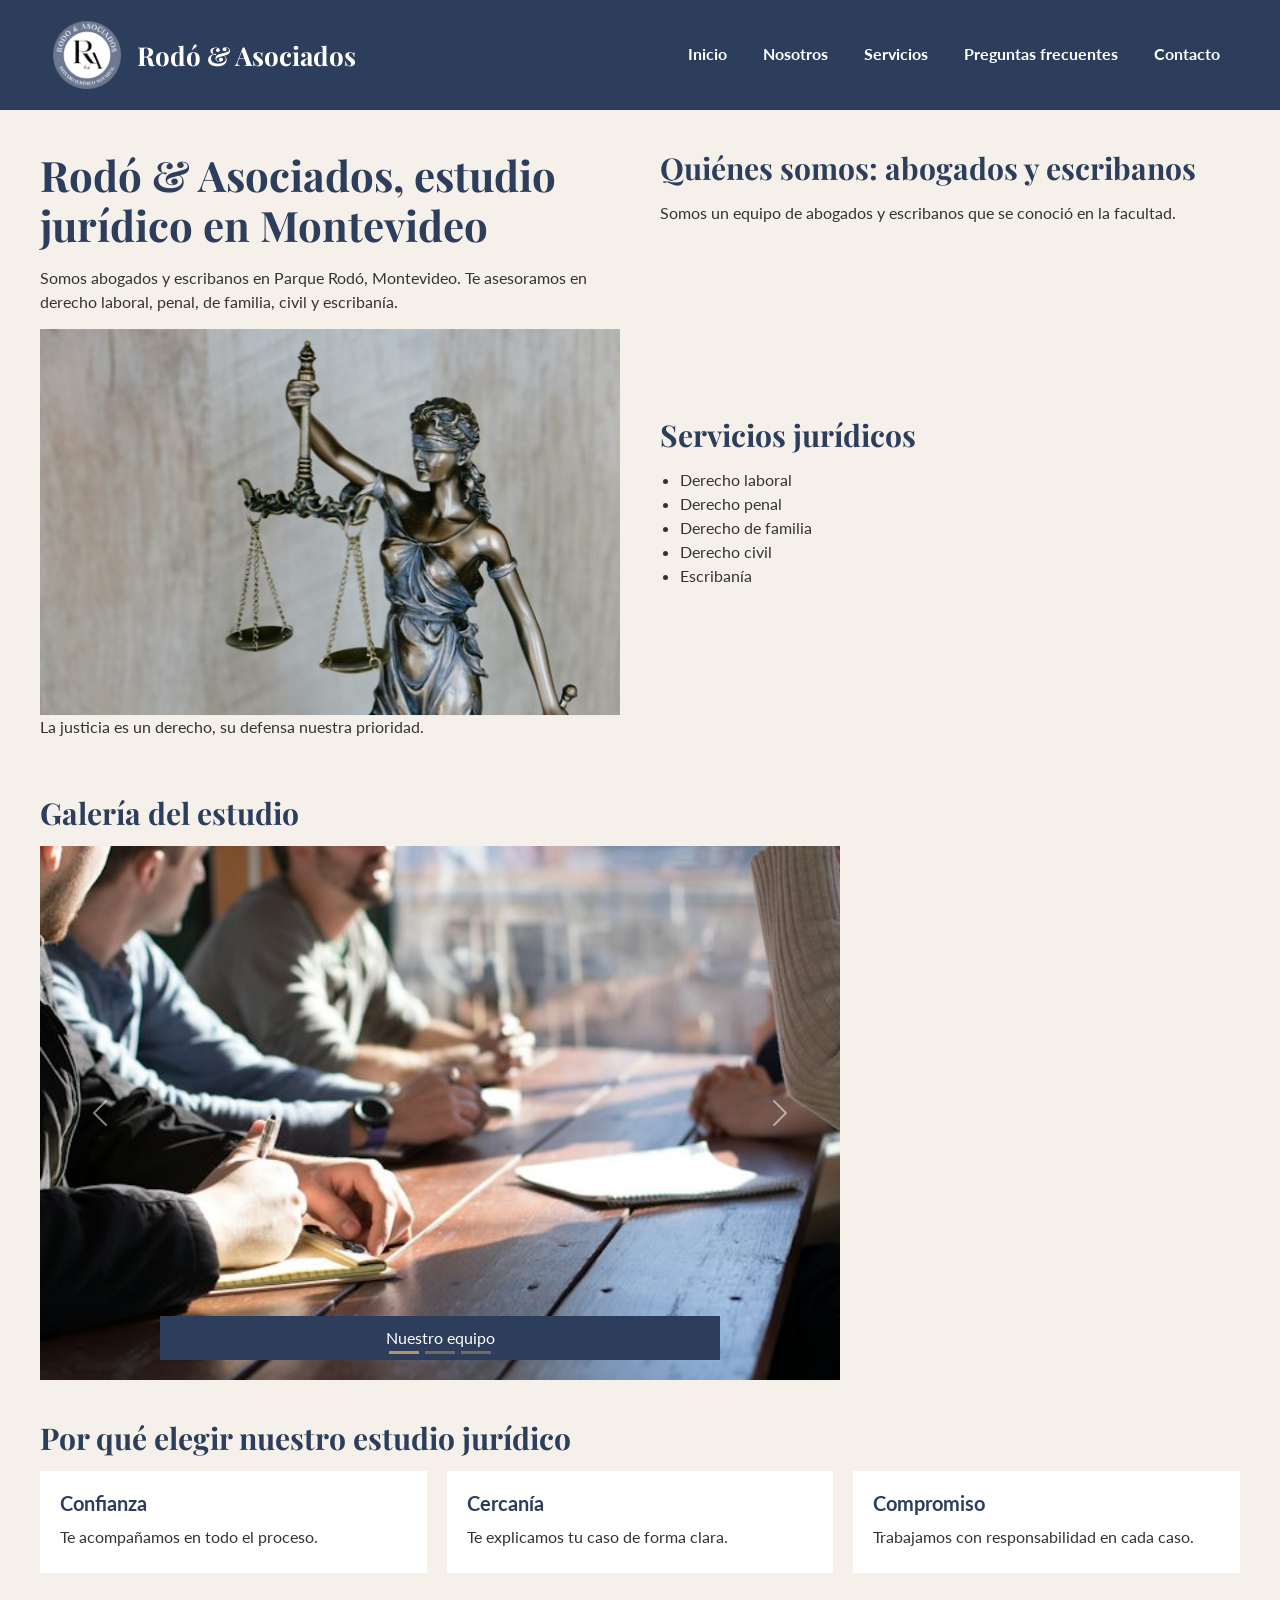
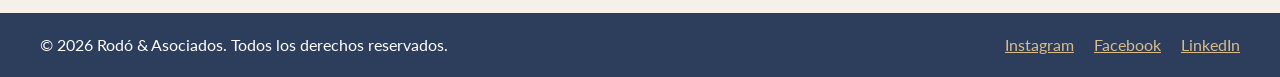
<file: index.html>
<!DOCTYPE html>
<html lang="es">
<head>
    <meta charset="UTF-8">
    <meta name="viewport" content="width=device-width, initial-scale=1.0">
    <title>Estudio jurídico en Montevideo | Rodó & Asociados</title>
    <meta name="description" content="Rodó & Asociados es un estudio jurídico y notarial en Parque Rodó, Montevideo. Abogados y escribanos en derecho laboral, penal, de familia, civil y escribanía.">
    <meta name="keywords" content="estudio jurídico Montevideo, abogados Montevideo, escribanos, Parque Rodó, derecho laboral, derecho penal, derecho de familia, escribanía">
    <link href="https://cdn.jsdelivr.net/npm/bootstrap@5.3.3/dist/css/bootstrap.min.css" rel="stylesheet">
    <link href="https://unpkg.com/aos@2.3.4/dist/aos.css" rel="stylesheet">
    <link rel="preconnect" href="https://fonts.googleapis.com">
    <link rel="preconnect" href="https://fonts.gstatic.com" crossorigin>
    <link href="https://fonts.googleapis.com/css2?family=Lato:wght@400;700&family=Playfair+Display:wght@700&display=swap" rel="stylesheet">
    <link rel="stylesheet" href="styles/style.css">
</head>
<body class="pagina">
    <header>
        <nav class="navbar navbar-expand-lg navbar-dark barra">
            <div class="container-fluid">
                <a class="navbar-brand marca-contenedor" href="index.html">
                    <img src="assets/img/logo-rodo-asociados.png" alt="Logo de Rodó & Asociados" class="logo">
                    <span class="marca">Rodó & Asociados</span>
                </a>
                <button class="navbar-toggler" type="button" data-bs-toggle="collapse" data-bs-target="#menuPrincipal" aria-controls="menuPrincipal" aria-expanded="false" aria-label="Abrir menú">
                    <span class="navbar-toggler-icon"></span>
                </button>
                <div class="collapse navbar-collapse" id="menuPrincipal">
                    <ul class="navbar-nav ms-auto menu">
                        <li class="nav-item"><a class="nav-link menu-link" href="index.html">Inicio</a></li>
                        <li class="nav-item"><a class="nav-link menu-link" href="pages/sobre-mi.html">Nosotros</a></li>
                        <li class="nav-item"><a class="nav-link menu-link" href="pages/servicios.html">Servicios</a></li>
                        <li class="nav-item"><a class="nav-link menu-link" href="pages/proyectos.html">Preguntas frecuentes</a></li>
                        <li class="nav-item"><a class="nav-link menu-link" href="pages/contacto.html">Contacto</a></li>
                    </ul>
                </div>
            </div>
        </nav>
    </header>

    <main class="contenido grilla-inicio">
        <section class="seccion presentacion">
            <h1 class="titulo">Rodó & Asociados, estudio jurídico en Montevideo</h1>
            <p class="texto">Somos abogados y escribanos en Parque Rodó, Montevideo. Te asesoramos en derecho laboral, penal, de familia, civil y escribanía.</p>
            <figure>
                <img src="assets/img/estatua-justicia-balanza.jpg" alt="Estatua de la justicia con su balanza" class="foto">
                <figcaption>La justicia es un derecho, su defensa nuestra prioridad.</figcaption>
            </figure>
        </section>

        <section class="seccion quienes">
            <h2 class="titulo-seccion">Quiénes somos: abogados y escribanos</h2>
            <p class="texto">Somos un equipo de abogados y escribanos que se conoció en la facultad.</p>
        </section>

        <section class="seccion servicios">
            <h2 class="titulo-seccion">Servicios jurídicos</h2>
            <ul class="lista">
                <li>Derecho laboral</li>
                <li>Derecho penal</li>
                <li>Derecho de familia</li>
                <li>Derecho civil</li>
                <li>Escribanía</li>
            </ul>
        </section>

        <section class="seccion galeria">
            <h2 class="titulo-seccion">Galería del estudio</h2>
            <div id="carruselGaleria" class="carousel slide carrusel" data-bs-ride="carousel">
                <div class="carousel-indicators">
                    <button type="button" data-bs-target="#carruselGaleria" data-bs-slide-to="0" class="active" aria-current="true" aria-label="Foto 1"></button>
                    <button type="button" data-bs-target="#carruselGaleria" data-bs-slide-to="1" aria-label="Foto 2"></button>
                    <button type="button" data-bs-target="#carruselGaleria" data-bs-slide-to="2" aria-label="Foto 3"></button>
                </div>
                <div class="carousel-inner">
                    <div class="carousel-item active">
                        <img src="assets/img/equipo-abogados-reunion.jpg" class="d-block w-100" alt="Abogados del estudio reunidos alrededor de una mesa de trabajo">
                        <div class="carousel-caption leyenda">
                            <p>Nuestro equipo</p>
                        </div>
                    </div>
                    <div class="carousel-item">
                        <img src="assets/img/abogado-firmando-documentos.jpg" class="d-block w-100" alt="Abogado firmando documentos legales">
                        <div class="carousel-caption leyenda">
                            <p>Asesoramiento en cada trámite</p>
                        </div>
                    </div>
                    <div class="carousel-item">
                        <img src="assets/img/recepcion-oficina-estudio.jpg" class="d-block w-100" alt="Recepción de la oficina del estudio jurídico">
                        <div class="carousel-caption leyenda">
                            <p>Nuestra oficina en Parque Rodó</p>
                        </div>
                    </div>
                </div>
                <button class="carousel-control-prev" type="button" data-bs-target="#carruselGaleria" data-bs-slide="prev">
                    <span class="carousel-control-prev-icon" aria-hidden="true"></span>
                    <span class="visually-hidden">Anterior</span>
                </button>
                <button class="carousel-control-next" type="button" data-bs-target="#carruselGaleria" data-bs-slide="next">
                    <span class="carousel-control-next-icon" aria-hidden="true"></span>
                    <span class="visually-hidden">Siguiente</span>
                </button>
            </div>
        </section>

        <section class="seccion elegir">
            <h2 class="titulo-seccion">Por qué elegir nuestro estudio jurídico</h2>
            <div class="tarjetas" data-aos="fade-up">
                <article class="tarjeta">
                    <h3 class="subtitulo">Confianza</h3>
                    <p class="texto">Te acompañamos en todo el proceso.</p>
                </article>
                <article class="tarjeta">
                    <h3 class="subtitulo">Cercanía</h3>
                    <p class="texto">Te explicamos tu caso de forma clara.</p>
                </article>
                <article class="tarjeta">
                    <h3 class="subtitulo">Compromiso</h3>
                    <p class="texto">Trabajamos con responsabilidad en cada caso.</p>
                </article>
            </div>
        </section>
    </main>

    <footer class="pie">
        <p class="pie-texto">© 2026 Rodó & Asociados. Todos los derechos reservados.</p>
        <ul class="redes">
            <li><a class="redes-link" href="https://www.instagram.com/">Instagram</a></li>
            <li><a class="redes-link" href="https://www.facebook.com/">Facebook</a></li>
            <li><a class="redes-link" href="https://www.linkedin.com/">LinkedIn</a></li>
        </ul>
    </footer>
    <script src="https://cdn.jsdelivr.net/npm/bootstrap@5.3.3/dist/js/bootstrap.bundle.min.js"></script>
    <script src="https://unpkg.com/aos@2.3.4/dist/aos.js"></script>
    <script>
        AOS.init({ once: true });
    </script>
</body>
</html>
</file>
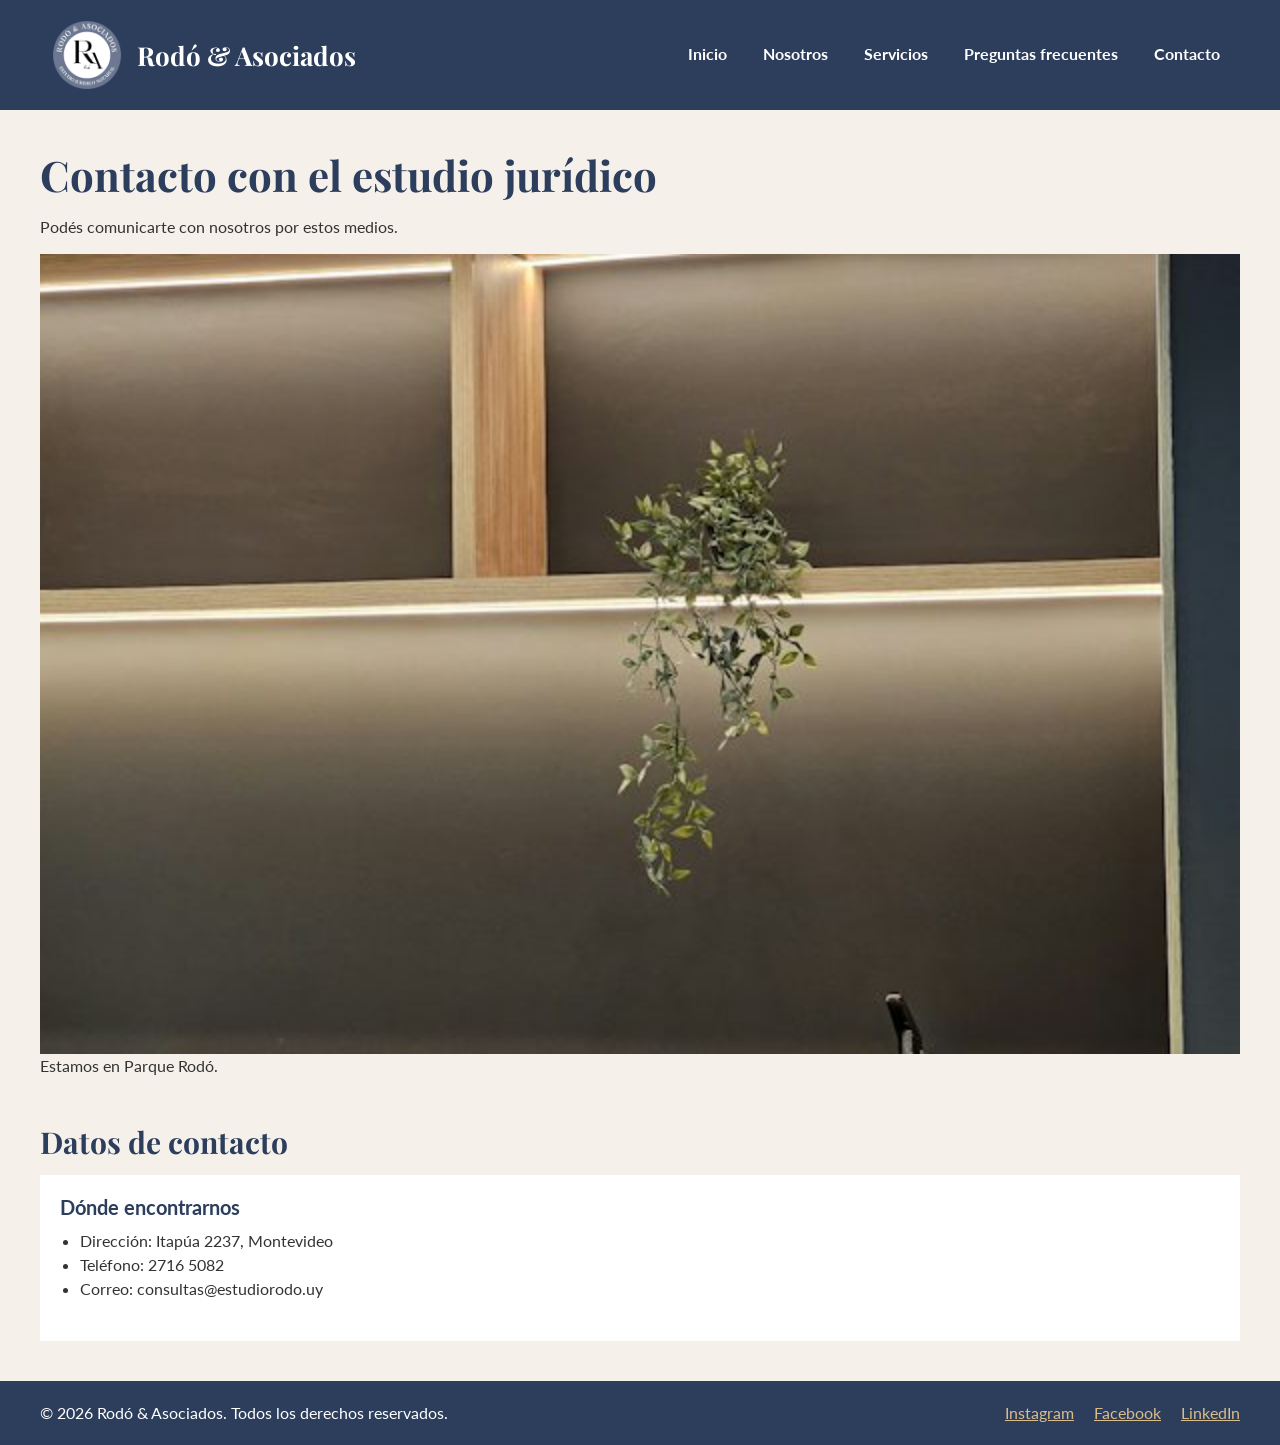
<file: pages/contacto.html>
<!DOCTYPE html>
<html lang="es">
<head>
    <meta charset="UTF-8">
    <meta name="viewport" content="width=device-width, initial-scale=1.0">
    <title>Contacto: abogados en Parque Rodó, Montevideo | Rodó & Asociados</title>
    <meta name="description" content="Contactá a Rodó & Asociados, estudio jurídico en Itapúa 2237, Parque Rodó, Montevideo. Teléfono 2716 5082 y correo consultas@estudiorodo.uy.">
    <meta name="keywords" content="contacto estudio jurídico, abogados Parque Rodó, consulta legal Montevideo, teléfono abogado">
    <link href="https://cdn.jsdelivr.net/npm/bootstrap@5.3.3/dist/css/bootstrap.min.css" rel="stylesheet">
    <link href="https://unpkg.com/aos@2.3.4/dist/aos.css" rel="stylesheet">
    <link rel="preconnect" href="https://fonts.googleapis.com">
    <link rel="preconnect" href="https://fonts.gstatic.com" crossorigin>
    <link href="https://fonts.googleapis.com/css2?family=Lato:wght@400;700&family=Playfair+Display:wght@700&display=swap" rel="stylesheet">
    <link rel="stylesheet" href="../styles/style.css">
</head>
<body class="pagina">
    <header>
        <nav class="navbar navbar-expand-lg navbar-dark barra">
            <div class="container-fluid">
                <a class="navbar-brand marca-contenedor" href="../index.html">
                    <img src="../assets/img/logo-rodo-asociados.png" alt="Logo de Rodó & Asociados" class="logo">
                    <span class="marca">Rodó & Asociados</span>
                </a>
                <button class="navbar-toggler" type="button" data-bs-toggle="collapse" data-bs-target="#menuPrincipal" aria-controls="menuPrincipal" aria-expanded="false" aria-label="Abrir menú">
                    <span class="navbar-toggler-icon"></span>
                </button>
                <div class="collapse navbar-collapse" id="menuPrincipal">
                    <ul class="navbar-nav ms-auto menu">
                        <li class="nav-item"><a class="nav-link menu-link" href="../index.html">Inicio</a></li>
                        <li class="nav-item"><a class="nav-link menu-link" href="sobre-mi.html">Nosotros</a></li>
                        <li class="nav-item"><a class="nav-link menu-link" href="servicios.html">Servicios</a></li>
                        <li class="nav-item"><a class="nav-link menu-link" href="proyectos.html">Preguntas frecuentes</a></li>
                        <li class="nav-item"><a class="nav-link menu-link" href="contacto.html">Contacto</a></li>
                    </ul>
                </div>
            </div>
        </nav>
    </header>

    <main class="contenido">
        <section class="seccion">
            <h1 class="titulo">Contacto con el estudio jurídico</h1>
            <p class="texto">Podés comunicarte con nosotros por estos medios.</p>
            <figure>
                <img src="../assets/img/recepcion-oficina-estudio.jpg" alt="Recepción de la oficina del estudio jurídico" class="foto">
                <figcaption>Estamos en Parque Rodó.</figcaption>
            </figure>
        </section>

        <section class="seccion" data-aos="fade-up">
            <h2 class="titulo-seccion">Datos de contacto</h2>
            <article class="tarjeta">
                <h3 class="subtitulo">Dónde encontrarnos</h3>
                <ul class="lista">
                    <li>Dirección: Itapúa 2237, Montevideo</li>
                    <li>Teléfono: 2716 5082</li>
                    <li>Correo: consultas@estudiorodo.uy</li>
                </ul>
            </article>
        </section>
    </main>

    <footer class="pie">
        <p class="pie-texto">© 2026 Rodó & Asociados. Todos los derechos reservados.</p>
        <ul class="redes">
            <li><a class="redes-link" href="https://www.instagram.com/">Instagram</a></li>
            <li><a class="redes-link" href="https://www.facebook.com/">Facebook</a></li>
            <li><a class="redes-link" href="https://www.linkedin.com/">LinkedIn</a></li>
        </ul>
    </footer>
    <script src="https://cdn.jsdelivr.net/npm/bootstrap@5.3.3/dist/js/bootstrap.bundle.min.js"></script>
    <script src="https://unpkg.com/aos@2.3.4/dist/aos.js"></script>
    <script>
        AOS.init({ once: true });
    </script>
</body>
</html>
</file>
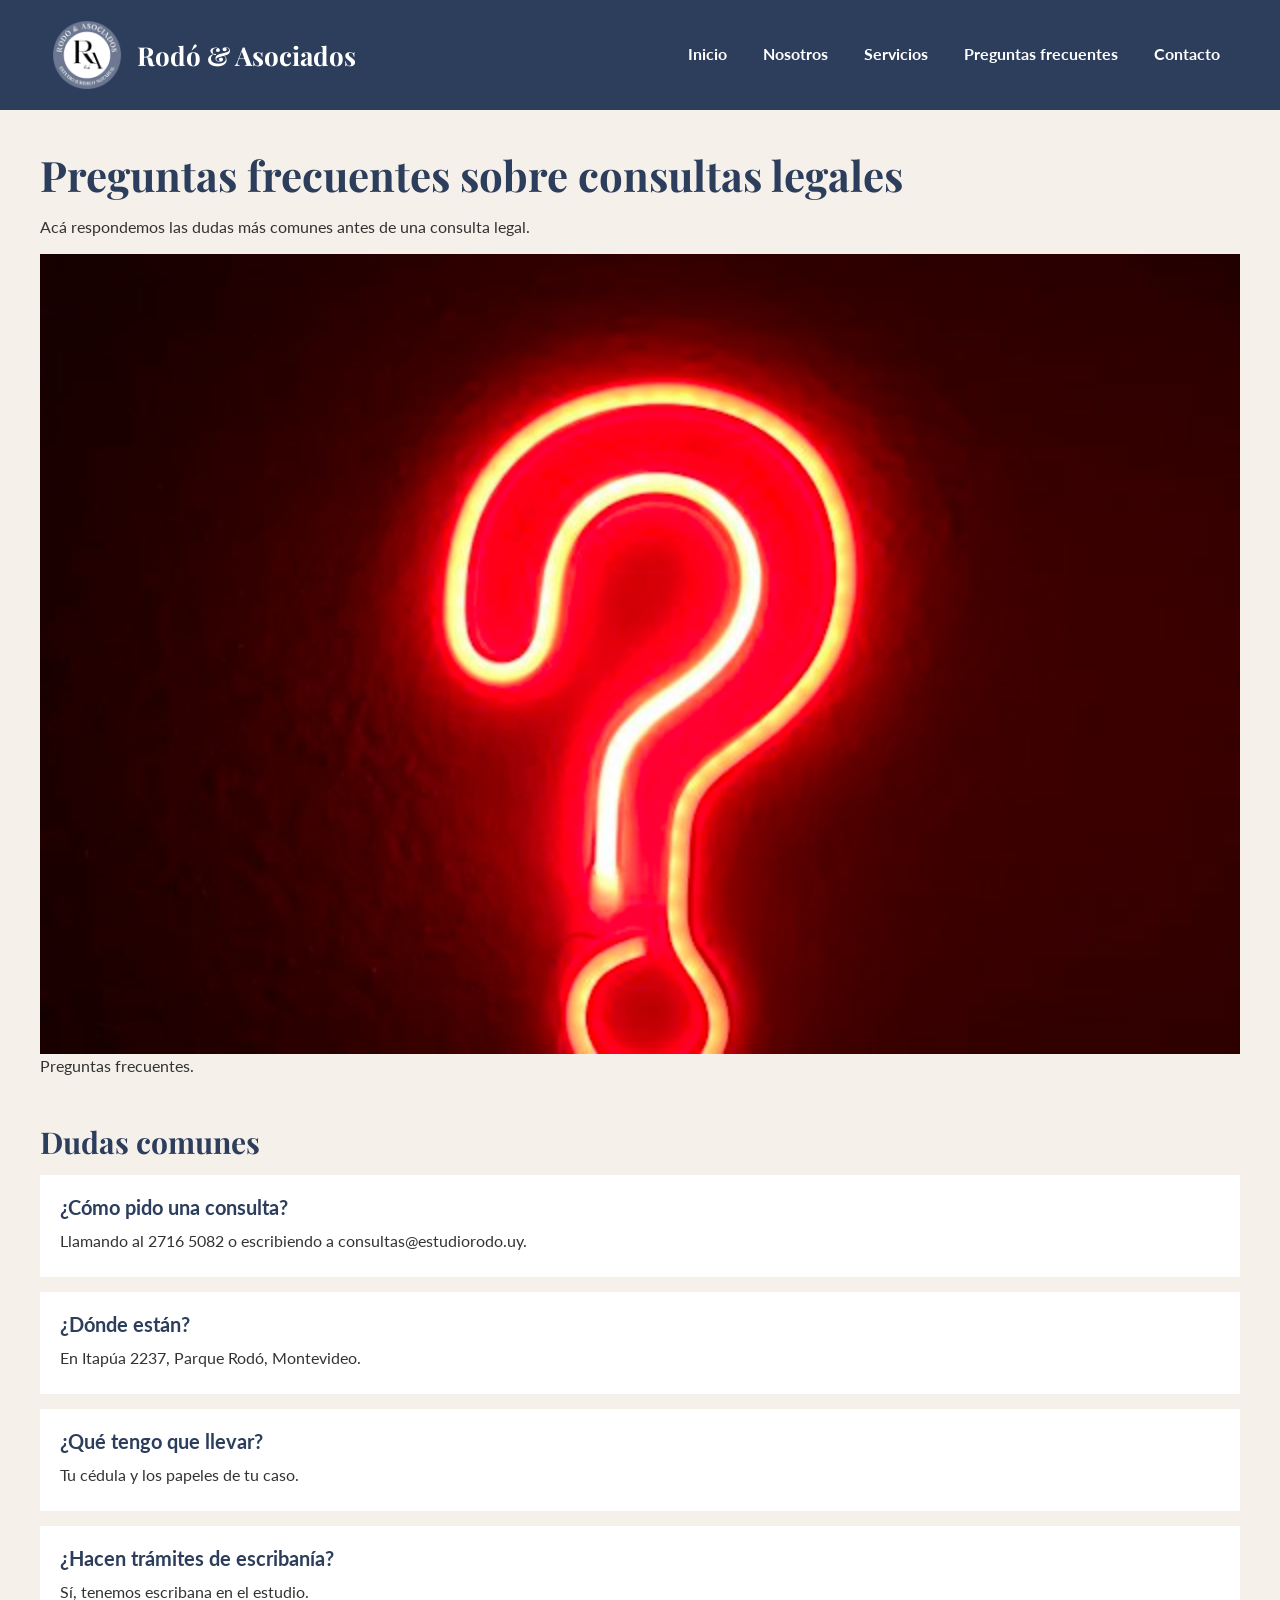
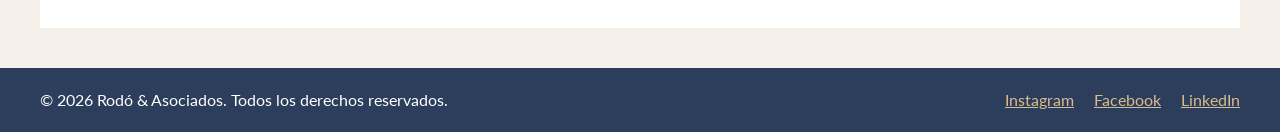
<file: pages/proyectos.html>
<!DOCTYPE html>
<html lang="es">
<head>
    <meta charset="UTF-8">
    <meta name="viewport" content="width=device-width, initial-scale=1.0">
    <title>Preguntas frecuentes sobre consultas legales | Rodó & Asociados</title>
    <meta name="description" content="Respuestas a las preguntas frecuentes sobre cómo pedir una consulta legal en Rodó & Asociados, dónde estamos y qué llevar a la primera reunión.">
    <meta name="keywords" content="preguntas frecuentes, consulta legal, abogado Montevideo, primera consulta, escribanía">
    <link href="https://cdn.jsdelivr.net/npm/bootstrap@5.3.3/dist/css/bootstrap.min.css" rel="stylesheet">
    <link href="https://unpkg.com/aos@2.3.4/dist/aos.css" rel="stylesheet">
    <link rel="preconnect" href="https://fonts.googleapis.com">
    <link rel="preconnect" href="https://fonts.gstatic.com" crossorigin>
    <link href="https://fonts.googleapis.com/css2?family=Lato:wght@400;700&family=Playfair+Display:wght@700&display=swap" rel="stylesheet">
    <link rel="stylesheet" href="../styles/style.css">
</head>
<body class="pagina">
    <header>
        <nav class="navbar navbar-expand-lg navbar-dark barra">
            <div class="container-fluid">
                <a class="navbar-brand marca-contenedor" href="../index.html">
                    <img src="../assets/img/logo-rodo-asociados.png" alt="Logo de Rodó & Asociados" class="logo">
                    <span class="marca">Rodó & Asociados</span>
                </a>
                <button class="navbar-toggler" type="button" data-bs-toggle="collapse" data-bs-target="#menuPrincipal" aria-controls="menuPrincipal" aria-expanded="false" aria-label="Abrir menú">
                    <span class="navbar-toggler-icon"></span>
                </button>
                <div class="collapse navbar-collapse" id="menuPrincipal">
                    <ul class="navbar-nav ms-auto menu">
                        <li class="nav-item"><a class="nav-link menu-link" href="../index.html">Inicio</a></li>
                        <li class="nav-item"><a class="nav-link menu-link" href="sobre-mi.html">Nosotros</a></li>
                        <li class="nav-item"><a class="nav-link menu-link" href="servicios.html">Servicios</a></li>
                        <li class="nav-item"><a class="nav-link menu-link" href="proyectos.html">Preguntas frecuentes</a></li>
                        <li class="nav-item"><a class="nav-link menu-link" href="contacto.html">Contacto</a></li>
                    </ul>
                </div>
            </div>
        </nav>
    </header>

    <main class="contenido">
        <section class="seccion">
            <h1 class="titulo">Preguntas frecuentes sobre consultas legales</h1>
            <p class="texto">Acá respondemos las dudas más comunes antes de una consulta legal.</p>
            <figure>
                <img src="../assets/img/preguntas-frecuentes-consultas.jpg" alt="Signo de pregunta iluminado en una pared" class="foto">
                <figcaption>Preguntas frecuentes.</figcaption>
            </figure>
        </section>

        <section class="seccion" data-aos="fade-up">
            <h2 class="titulo-seccion">Dudas comunes</h2>
            <article class="tarjeta">
                <h3 class="subtitulo">¿Cómo pido una consulta?</h3>
                <p class="texto">Llamando al 2716 5082 o escribiendo a consultas@estudiorodo.uy.</p>
            </article>
            <article class="tarjeta">
                <h3 class="subtitulo">¿Dónde están?</h3>
                <p class="texto">En Itapúa 2237, Parque Rodó, Montevideo.</p>
            </article>
            <article class="tarjeta">
                <h3 class="subtitulo">¿Qué tengo que llevar?</h3>
                <p class="texto">Tu cédula y los papeles de tu caso.</p>
            </article>
            <article class="tarjeta">
                <h3 class="subtitulo">¿Hacen trámites de escribanía?</h3>
                <p class="texto">Sí, tenemos escribana en el estudio.</p>
            </article>
        </section>
    </main>

    <footer class="pie">
        <p class="pie-texto">© 2026 Rodó & Asociados. Todos los derechos reservados.</p>
        <ul class="redes">
            <li><a class="redes-link" href="https://www.instagram.com/">Instagram</a></li>
            <li><a class="redes-link" href="https://www.facebook.com/">Facebook</a></li>
            <li><a class="redes-link" href="https://www.linkedin.com/">LinkedIn</a></li>
        </ul>
    </footer>
    <script src="https://cdn.jsdelivr.net/npm/bootstrap@5.3.3/dist/js/bootstrap.bundle.min.js"></script>
    <script src="https://unpkg.com/aos@2.3.4/dist/aos.js"></script>
    <script>
        AOS.init({ once: true });
    </script>
</body>
</html>
</file>
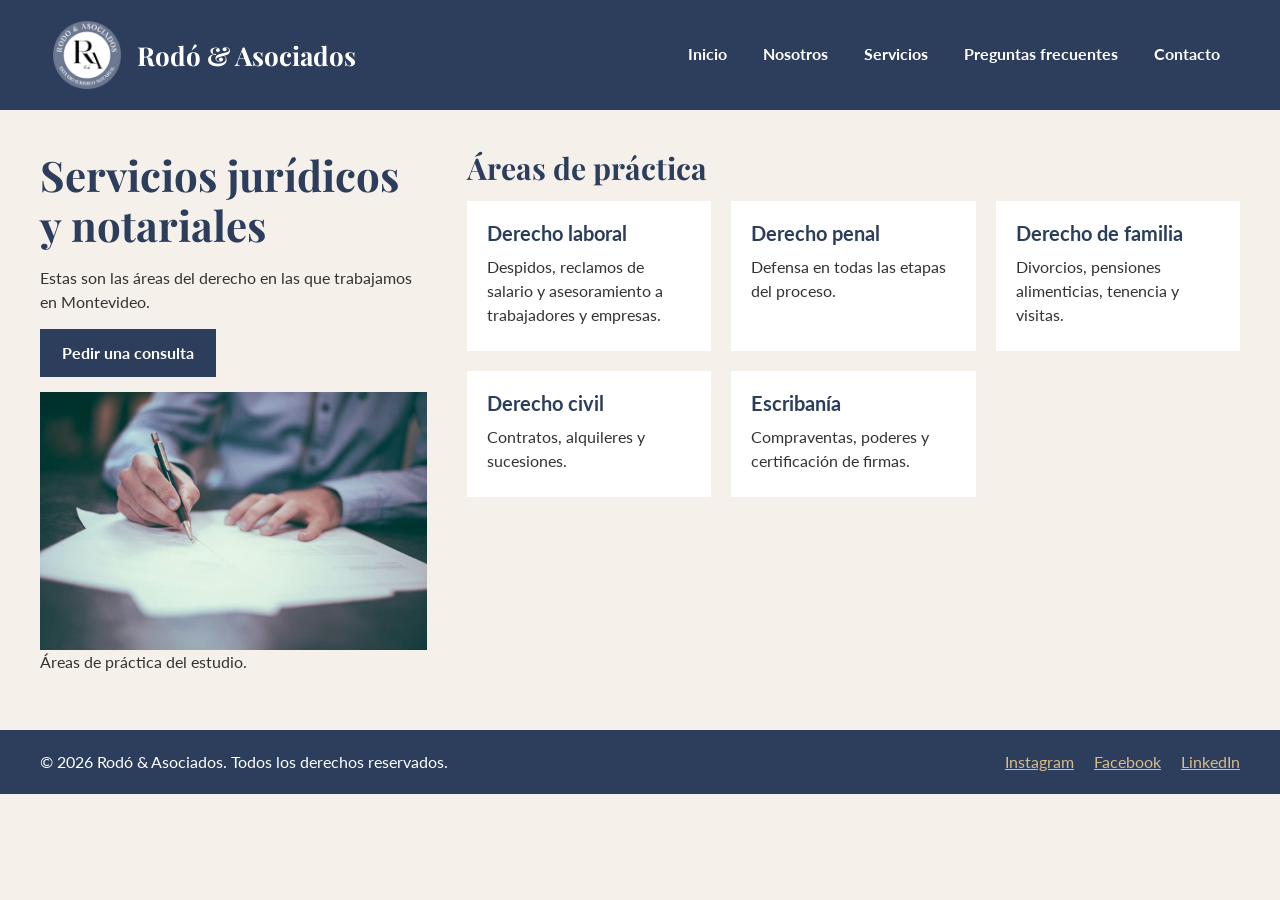
<file: pages/servicios.html>
<!DOCTYPE html>
<html lang="es">
<head>
    <meta charset="UTF-8">
    <meta name="viewport" content="width=device-width, initial-scale=1.0">
    <title>Servicios: derecho laboral, penal, familia y escribanía | Rodó & Asociados</title>
    <meta name="description" content="Servicios jurídicos de Rodó & Asociados en Montevideo: derecho laboral, derecho penal, derecho de familia, derecho civil y escribanía.">
    <meta name="keywords" content="derecho laboral, derecho penal, derecho de familia, derecho civil, escribanía, servicios jurídicos Montevideo">
    <link href="https://cdn.jsdelivr.net/npm/bootstrap@5.3.3/dist/css/bootstrap.min.css" rel="stylesheet">
    <link href="https://unpkg.com/aos@2.3.4/dist/aos.css" rel="stylesheet">
    <link rel="preconnect" href="https://fonts.googleapis.com">
    <link rel="preconnect" href="https://fonts.gstatic.com" crossorigin>
    <link href="https://fonts.googleapis.com/css2?family=Lato:wght@400;700&family=Playfair+Display:wght@700&display=swap" rel="stylesheet">
    <link rel="stylesheet" href="../styles/style.css">
</head>
<body class="pagina">
    <header>
        <nav class="navbar navbar-expand-lg navbar-dark barra">
            <div class="container-fluid">
                <a class="navbar-brand marca-contenedor" href="../index.html">
                    <img src="../assets/img/logo-rodo-asociados.png" alt="Logo de Rodó & Asociados" class="logo">
                    <span class="marca">Rodó & Asociados</span>
                </a>
                <button class="navbar-toggler" type="button" data-bs-toggle="collapse" data-bs-target="#menuPrincipal" aria-controls="menuPrincipal" aria-expanded="false" aria-label="Abrir menú">
                    <span class="navbar-toggler-icon"></span>
                </button>
                <div class="collapse navbar-collapse" id="menuPrincipal">
                    <ul class="navbar-nav ms-auto menu">
                        <li class="nav-item"><a class="nav-link menu-link" href="../index.html">Inicio</a></li>
                        <li class="nav-item"><a class="nav-link menu-link" href="sobre-mi.html">Nosotros</a></li>
                        <li class="nav-item"><a class="nav-link menu-link" href="servicios.html">Servicios</a></li>
                        <li class="nav-item"><a class="nav-link menu-link" href="proyectos.html">Preguntas frecuentes</a></li>
                        <li class="nav-item"><a class="nav-link menu-link" href="contacto.html">Contacto</a></li>
                    </ul>
                </div>
            </div>
        </nav>
    </header>

    <main class="contenido grilla-servicios">
        <section class="seccion introduccion">
            <h1 class="titulo">Servicios jurídicos y notariales</h1>
            <p class="texto">Estas son las áreas del derecho en las que trabajamos en Montevideo.</p>
            <button type="button" class="boton" data-bs-toggle="modal" data-bs-target="#modalConsulta">Pedir una consulta</button>
            <figure>
                <img src="../assets/img/abogado-firmando-documentos.jpg" alt="Abogado firmando documentos legales" class="foto">
                <figcaption>Áreas de práctica del estudio.</figcaption>
            </figure>
        </section>

        <section class="seccion areas">
            <h2 class="titulo-seccion">Áreas de práctica</h2>
            <div class="tarjetas" data-aos="fade-up">
                <article class="tarjeta">
                    <h3 class="subtitulo">Derecho laboral</h3>
                    <p class="texto">Despidos, reclamos de salario y asesoramiento a trabajadores y empresas.</p>
                </article>
                <article class="tarjeta">
                    <h3 class="subtitulo">Derecho penal</h3>
                    <p class="texto">Defensa en todas las etapas del proceso.</p>
                </article>
                <article class="tarjeta">
                    <h3 class="subtitulo">Derecho de familia</h3>
                    <p class="texto">Divorcios, pensiones alimenticias, tenencia y visitas.</p>
                </article>
                <article class="tarjeta">
                    <h3 class="subtitulo">Derecho civil</h3>
                    <p class="texto">Contratos, alquileres y sucesiones.</p>
                </article>
                <article class="tarjeta">
                    <h3 class="subtitulo">Escribanía</h3>
                    <p class="texto">Compraventas, poderes y certificación de firmas.</p>
                </article>
            </div>
        </section>
    </main>

    <div class="modal fade" id="modalConsulta" tabindex="-1" aria-labelledby="tituloModal" aria-hidden="true">
        <div class="modal-dialog modal-dialog-centered">
            <div class="modal-content ventana">
                <div class="modal-header">
                    <h2 class="modal-title subtitulo" id="tituloModal">Pedí tu consulta</h2>
                    <button type="button" class="btn-close" data-bs-dismiss="modal" aria-label="Cerrar"></button>
                </div>
                <div class="modal-body">
                    <p class="texto">Llamanos al 2716 5082 o escribinos a consultas@estudiorodo.uy y coordinamos día y hora.</p>
                </div>
                <div class="modal-footer">
                    <button type="button" class="boton" data-bs-dismiss="modal">Cerrar</button>
                </div>
            </div>
        </div>
    </div>

    <footer class="pie">
        <p class="pie-texto">© 2026 Rodó & Asociados. Todos los derechos reservados.</p>
        <ul class="redes">
            <li><a class="redes-link" href="https://www.instagram.com/">Instagram</a></li>
            <li><a class="redes-link" href="https://www.facebook.com/">Facebook</a></li>
            <li><a class="redes-link" href="https://www.linkedin.com/">LinkedIn</a></li>
        </ul>
    </footer>
    <script src="https://cdn.jsdelivr.net/npm/bootstrap@5.3.3/dist/js/bootstrap.bundle.min.js"></script>
    <script src="https://unpkg.com/aos@2.3.4/dist/aos.js"></script>
    <script>
        AOS.init({ once: true });
    </script>
</body>
</html>
</file>
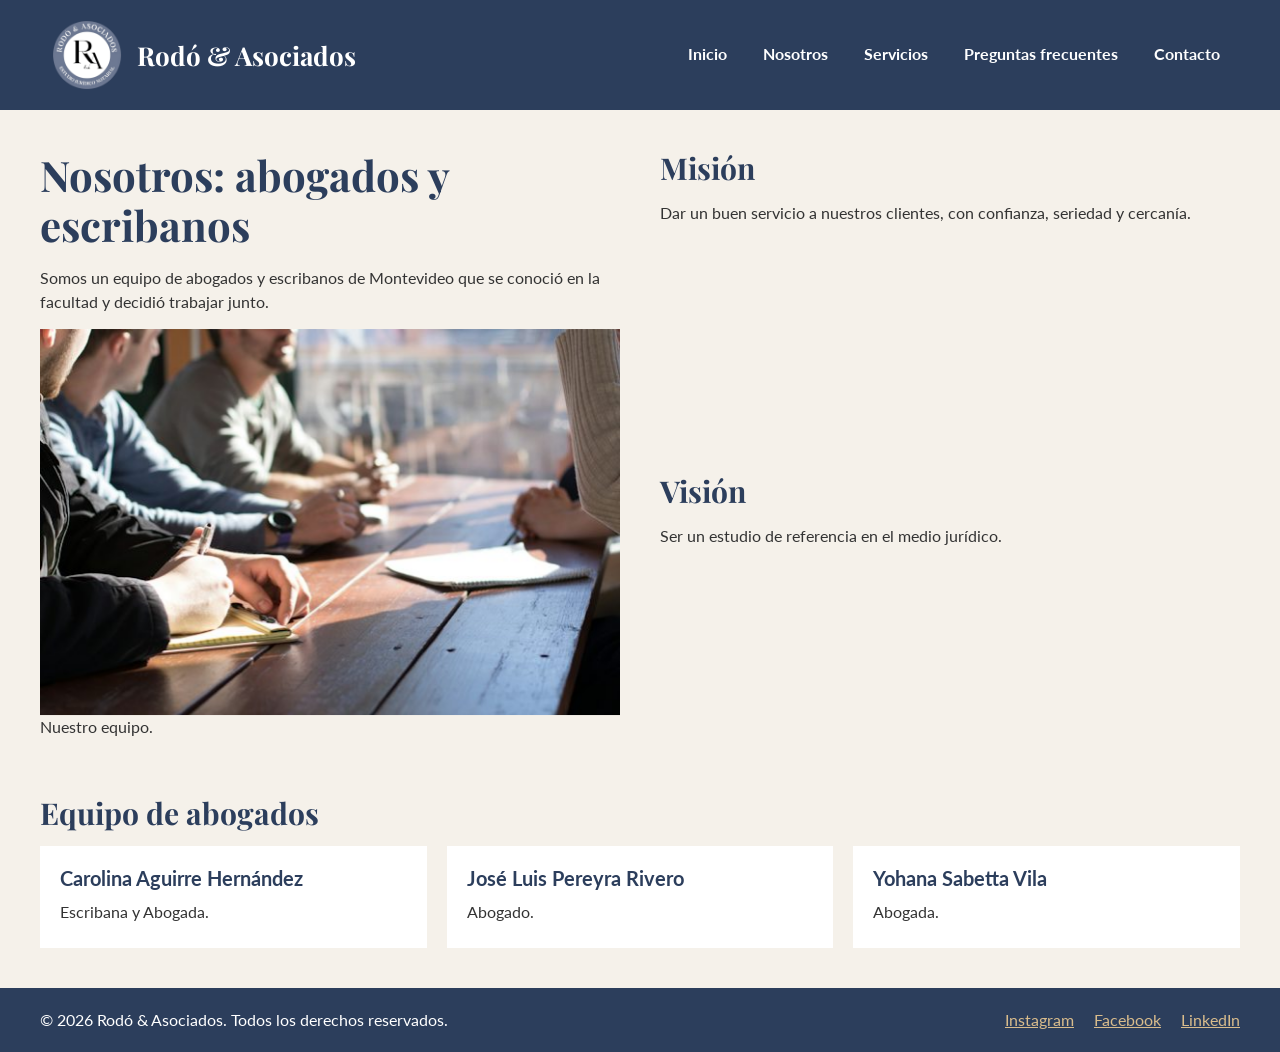
<file: pages/sobre-mi.html>
<!DOCTYPE html>
<html lang="es">
<head>
    <meta charset="UTF-8">
    <meta name="viewport" content="width=device-width, initial-scale=1.0">
    <title>Nosotros: abogados y escribanos en Montevideo | Rodó & Asociados</title>
    <meta name="description" content="Conocé al equipo de Rodó & Asociados: abogados y escribanos en Montevideo comprometidos con la confianza, la seriedad y la cercanía con cada cliente.">
    <meta name="keywords" content="abogados Montevideo, escribanos Montevideo, equipo del estudio jurídico, Rodó & Asociados">
    <link href="https://cdn.jsdelivr.net/npm/bootstrap@5.3.3/dist/css/bootstrap.min.css" rel="stylesheet">
    <link href="https://unpkg.com/aos@2.3.4/dist/aos.css" rel="stylesheet">
    <link rel="preconnect" href="https://fonts.googleapis.com">
    <link rel="preconnect" href="https://fonts.gstatic.com" crossorigin>
    <link href="https://fonts.googleapis.com/css2?family=Lato:wght@400;700&family=Playfair+Display:wght@700&display=swap" rel="stylesheet">
    <link rel="stylesheet" href="../styles/style.css">
</head>
<body class="pagina">
    <header>
        <nav class="navbar navbar-expand-lg navbar-dark barra">
            <div class="container-fluid">
                <a class="navbar-brand marca-contenedor" href="../index.html">
                    <img src="../assets/img/logo-rodo-asociados.png" alt="Logo de Rodó & Asociados" class="logo">
                    <span class="marca">Rodó & Asociados</span>
                </a>
                <button class="navbar-toggler" type="button" data-bs-toggle="collapse" data-bs-target="#menuPrincipal" aria-controls="menuPrincipal" aria-expanded="false" aria-label="Abrir menú">
                    <span class="navbar-toggler-icon"></span>
                </button>
                <div class="collapse navbar-collapse" id="menuPrincipal">
                    <ul class="navbar-nav ms-auto menu">
                        <li class="nav-item"><a class="nav-link menu-link" href="../index.html">Inicio</a></li>
                        <li class="nav-item"><a class="nav-link menu-link" href="sobre-mi.html">Nosotros</a></li>
                        <li class="nav-item"><a class="nav-link menu-link" href="servicios.html">Servicios</a></li>
                        <li class="nav-item"><a class="nav-link menu-link" href="proyectos.html">Preguntas frecuentes</a></li>
                        <li class="nav-item"><a class="nav-link menu-link" href="contacto.html">Contacto</a></li>
                    </ul>
                </div>
            </div>
        </nav>
    </header>

    <main class="contenido grilla-nosotros">
        <section class="seccion nosotros">
            <h1 class="titulo">Nosotros: abogados y escribanos</h1>
            <p class="texto">Somos un equipo de abogados y escribanos de Montevideo que se conoció en la facultad y decidió trabajar junto.</p>
            <figure>
                <img src="../assets/img/equipo-abogados-reunion.jpg" alt="Equipo de abogados del estudio en una reunión de trabajo" class="foto">
                <figcaption>Nuestro equipo.</figcaption>
            </figure>
        </section>

        <section class="seccion mision">
            <h2 class="titulo-seccion">Misión</h2>
            <p class="texto">Dar un buen servicio a nuestros clientes, con confianza, seriedad y cercanía.</p>
        </section>

        <section class="seccion vision">
            <h2 class="titulo-seccion">Visión</h2>
            <p class="texto">Ser un estudio de referencia en el medio jurídico.</p>
        </section>

        <section class="seccion equipo">
            <h2 class="titulo-seccion">Equipo de abogados</h2>
            <div class="tarjetas" data-aos="fade-up">
                <article class="tarjeta">
                    <h3 class="subtitulo">Carolina Aguirre Hernández</h3>
                    <p class="texto">Escribana y Abogada.</p>
                </article>
                <article class="tarjeta">
                    <h3 class="subtitulo">José Luis Pereyra Rivero</h3>
                    <p class="texto">Abogado.</p>
                </article>
                <article class="tarjeta">
                    <h3 class="subtitulo">Yohana Sabetta Vila</h3>
                    <p class="texto">Abogada.</p>
                </article>
            </div>
        </section>
    </main>

    <footer class="pie">
        <p class="pie-texto">© 2026 Rodó & Asociados. Todos los derechos reservados.</p>
        <ul class="redes">
            <li><a class="redes-link" href="https://www.instagram.com/">Instagram</a></li>
            <li><a class="redes-link" href="https://www.facebook.com/">Facebook</a></li>
            <li><a class="redes-link" href="https://www.linkedin.com/">LinkedIn</a></li>
        </ul>
    </footer>
    <script src="https://cdn.jsdelivr.net/npm/bootstrap@5.3.3/dist/js/bootstrap.bundle.min.js"></script>
    <script src="https://unpkg.com/aos@2.3.4/dist/aos.js"></script>
    <script>
        AOS.init({ once: true });
    </script>
</body>
</html>
</file>
<file: styles/style.css>
* {
  margin: 0;
  padding: 0;
  box-sizing: border-box;
}

@keyframes aparecer {
  from {
    opacity: 0;
    transform: translateY(20px);
  }
  to {
    opacity: 1;
    transform: translateY(0);
  }
}
.pagina {
  background-color: #f5f1ea;
  color: #333333;
  font-family: "Lato", sans-serif;
}

.contenido {
  display: flex;
  flex-direction: column;
  gap: 30px;
  padding: 20px;
}
@media (min-width: 768px) {
  .contenido {
    padding: 30px;
  }
}
@media (min-width: 1024px) {
  .contenido {
    padding: 40px;
  }
}

.seccion {
  display: flex;
  flex-direction: column;
  gap: 15px;
}

.lista {
  padding-left: 20px;
}

.foto {
  width: 100%;
  animation: aparecer 1s ease-out 0.3s both;
}

.subtitulo, .titulo-seccion, .titulo {
  margin: 0;
  color: #2c3e5c;
  font-weight: 700;
}

.titulo {
  font-family: "Playfair Display", serif;
  font-size: 34px;
  animation: aparecer 0.8s ease-out 0s both;
}
@media (min-width: 768px) {
  .titulo {
    font-size: 38px;
  }
}
@media (min-width: 1024px) {
  .titulo {
    font-size: 42px;
  }
}

.titulo-seccion {
  font-family: "Playfair Display", serif;
  font-size: 26px;
}
@media (min-width: 768px) {
  .titulo-seccion {
    font-size: 28px;
  }
}
@media (min-width: 1024px) {
  .titulo-seccion {
    font-size: 30px;
  }
}

.subtitulo {
  font-family: "Lato", sans-serif;
  font-size: 20px;
}

.texto {
  margin: 0;
  font-size: 16px;
  font-weight: 400;
}

.barra {
  padding: 15px 20px;
  background-color: #2c3e5c;
}
@media (min-width: 1024px) {
  .barra {
    padding: 15px 40px;
  }
}

.marca-contenedor {
  display: flex;
  align-items: center;
  gap: 15px;
}

.logo {
  width: 50px;
}
@media (min-width: 1024px) {
  .logo {
    width: 70px;
  }
}

.marca {
  color: #ffffff;
  font-family: "Playfair Display", serif;
  font-size: 20px;
  font-weight: 700;
}
@media (min-width: 1024px) {
  .marca {
    font-size: 26px;
  }
}

.menu {
  gap: 10px;
}
@media (min-width: 1024px) {
  .menu {
    gap: 20px;
  }
}

.barra .menu-link {
  color: #ffffff;
  font-weight: 700;
  border-bottom: 2px solid transparent;
  transition: color 0.3s, border-color 0.3s;
}
.barra .menu-link:hover {
  color: #d9bc8c;
  border-bottom-color: #d9bc8c;
}
.barra .menu-link:focus {
  color: #d9bc8c;
  outline: 2px solid #d9bc8c;
}
.barra .menu-link:active {
  color: #f5f1ea;
}

.grilla-inicio {
  display: grid;
  grid-template-columns: 1fr;
  grid-template-areas: "presentacion" "quienes" "servicios" "galeria" "elegir";
  gap: 30px;
}
@media (min-width: 1024px) {
  .grilla-inicio {
    grid-template-columns: 1fr 1fr;
    grid-template-areas: "presentacion quienes" "presentacion servicios" "galeria galeria" "elegir elegir";
    gap: 40px;
  }
}

.presentacion {
  grid-area: presentacion;
}

.quienes {
  grid-area: quienes;
}

.servicios {
  grid-area: servicios;
}

.elegir {
  grid-area: elegir;
}

.galeria {
  grid-area: galeria;
}

.grilla-servicios {
  display: grid;
  grid-template-columns: 1fr;
  grid-template-areas: "introduccion" "areas";
  gap: 30px;
}
@media (min-width: 1024px) {
  .grilla-servicios {
    grid-template-columns: 1fr 2fr;
    grid-template-areas: "introduccion areas";
    gap: 40px;
  }
}

.introduccion {
  grid-area: introduccion;
}

.areas {
  grid-area: areas;
}

.grilla-nosotros {
  display: grid;
  grid-template-columns: 1fr;
  grid-template-areas: "nosotros" "mision" "vision" "equipo";
  gap: 30px;
}
@media (min-width: 1024px) {
  .grilla-nosotros {
    grid-template-columns: 1fr 1fr;
    grid-template-areas: "nosotros mision" "nosotros vision" "equipo equipo";
    gap: 40px;
  }
}

.nosotros {
  grid-area: nosotros;
}

.mision {
  grid-area: mision;
}

.vision {
  grid-area: vision;
}

.equipo {
  grid-area: equipo;
}

.pie {
  display: flex;
  flex-direction: column;
  align-items: center;
  gap: 15px;
  padding: 20px;
  background-color: #2c3e5c;
  color: #ffffff;
}
@media (min-width: 1024px) {
  .pie {
    flex-direction: row;
    justify-content: space-between;
    padding: 20px 40px;
  }
}

.pie-texto {
  margin: 0;
}

.redes {
  display: flex;
  gap: 20px;
  margin: 0;
  padding: 0;
  list-style: none;
}

.redes-link {
  color: #d9bc8c;
  transition: color 0.3s;
}
.redes-link:hover {
  color: #ffffff;
}
.redes-link:focus {
  outline: 2px solid #ffffff;
}
.redes-link:active {
  color: #f5f1ea;
}

.tarjetas {
  display: grid;
  grid-template-columns: 1fr;
  gap: 20px;
}
@media (min-width: 768px) {
  .tarjetas {
    grid-template-columns: 1fr 1fr;
  }
}
@media (min-width: 1024px) {
  .tarjetas {
    grid-template-columns: 1fr 1fr 1fr;
  }
}

.tarjeta {
  display: flex;
  flex-direction: column;
  gap: 10px;
  padding: 20px;
  background-color: #ffffff;
  border-bottom: 4px solid transparent;
  transition: transform 0.3s, border-color 0.3s;
}
.tarjeta:hover {
  transform: translateY(-5px);
  border-bottom-color: #b8955a;
}

.boton {
  align-self: flex-start;
  padding: 10px 20px;
  border: 2px solid #2c3e5c;
  background-color: #2c3e5c;
  color: #ffffff;
  font-weight: 700;
  transition: background-color 0.3s, color 0.3s;
}
.boton:hover {
  background-color: #d9bc8c;
  border-color: #d9bc8c;
  color: #2c3e5c;
}
.boton:focus {
  outline: 3px solid #b8955a;
}
.boton:active {
  background-color: #f5f1ea;
  color: #2c3e5c;
}

.carrusel {
  max-width: 800px;
}
.carrusel .carousel-indicators button {
  background-color: #b8955a;
}

.leyenda {
  background-color: #2c3e5c;
  padding: 10px;
}
.leyenda p {
  margin: 0;
  color: #ffffff;
}

.ventana {
  background-color: #f5f1ea;
  border-top: 5px solid #b8955a;
}
</file>
